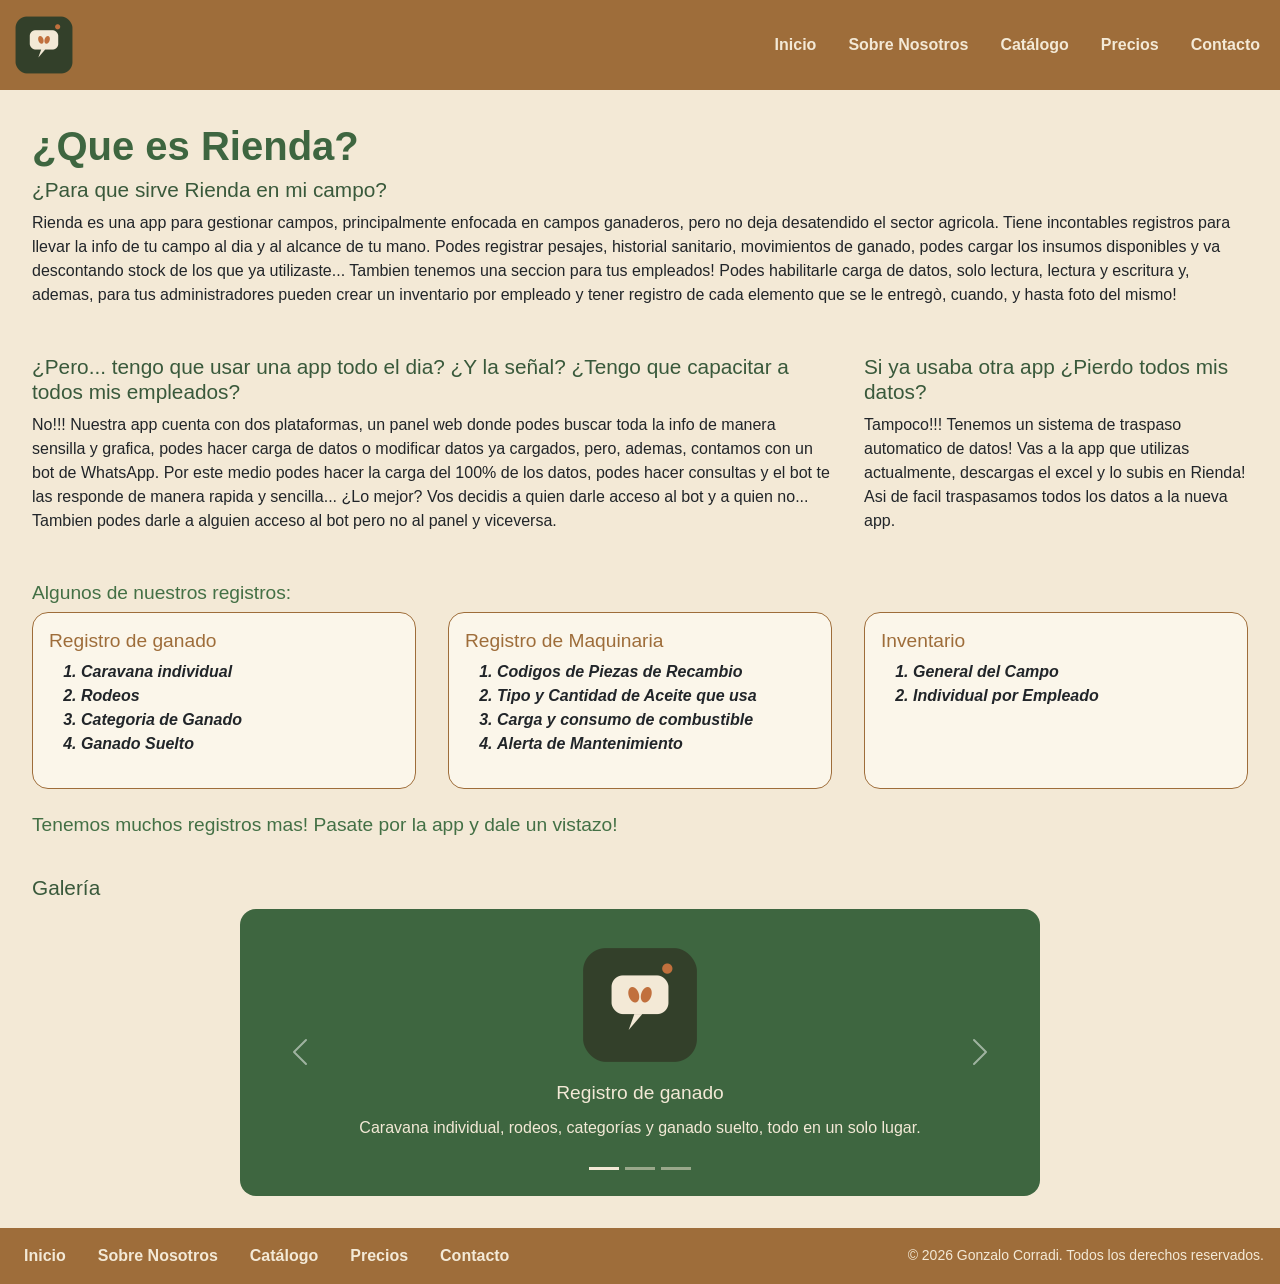
<file: index.html>
<!DOCTYPE html>
<html lang="es">
<head>
    <meta charset="UTF-8">
    <meta name="viewport" content="width=device-width, initial-scale=1.0">
    <link href="https://cdn.jsdelivr.net/npm/bootstrap@5.3.3/dist/css/bootstrap.min.css" rel="stylesheet">
    <link href="https://unpkg.com/aos@2.3.4/dist/aos.css" rel="stylesheet">
    <link rel="stylesheet" href="./css/styles.css">
    <title>Rienda</title>
</head>
<body>
    <nav class="navbar navbar-expand-lg navbar-rienda" data-bs-theme="dark">
        <div class="container-fluid">
            <a class="navbar-brand" href="index.html">
                <img src="assets/img/rienda_isotipo_512.png" alt="logorienda" class="logonavbar">
            </a>
            <button class="navbar-toggler" type="button" data-bs-toggle="collapse" data-bs-target="#menuRienda" aria-controls="menuRienda" aria-expanded="false" aria-label="Abrir menú">
                <span class="navbar-toggler-icon"></span>
            </button>
            <div class="collapse navbar-collapse" id="menuRienda">
                <ul class="navbar-nav ms-auto gap-lg-3">
                    <li class="nav-item"><a class="nav-link" href="index.html">Inicio</a></li>
                    <li class="nav-item"><a class="nav-link" href="pages/sobrenosotros.html">Sobre Nosotros</a></li>
                    <li class="nav-item"><a class="nav-link" href="pages/catalogo.html">Catálogo</a></li>
                    <li class="nav-item"><a class="nav-link" href="pages/precios.html">Precios</a></li>
                    <li class="nav-item"><a class="nav-link" href="pages/contacto.html">Contacto</a></li>
                </ul>
            </div>
        </div>
    </nav>

    <main class="home-layout">
        <section class="area-intro">
        <h1>¿Que es Rienda?</h1>
        <h2>¿Para que sirve Rienda en mi campo?</h2>
        <p>Rienda es una app para gestionar campos, principalmente enfocada en campos ganaderos, pero no deja desatendido el sector agricola.
            Tiene incontables registros para llevar la info de tu campo al dia y al alcance de tu mano. Podes registrar pesajes, historial sanitario, movimientos de ganado, podes cargar los insumos disponibles y va descontando stock de los que ya utilizaste...
            Tambien tenemos una seccion para tus empleados! Podes habilitarle carga de datos, solo lectura, lectura y escritura y, ademas, para tus administradores pueden crear un inventario por empleado y tener registro de cada elemento que se le entregò, cuando, y hasta foto del mismo!
        </p>
        </section>

        <section class="area-plataformas" data-aos="fade-up" data-aos-delay="0">
        <h2>¿Pero... tengo que usar una app todo el dia? ¿Y la señal? ¿Tengo que capacitar a todos mis empleados?</h2>
        <p>No!!! Nuestra app cuenta con dos plataformas, un panel web donde podes buscar toda la info de manera sensilla y grafica, podes hacer carga de datos o modificar datos ya cargados, pero, ademas, contamos con un bot de WhatsApp.
            Por este medio podes hacer la carga del 100% de los datos, podes hacer consultas y el bot te las responde de manera rapida y sencilla... ¿Lo mejor? Vos decidis a quien darle acceso al bot y a quien no... Tambien podes darle a alguien acceso al bot pero no al panel y viceversa.
        </p>
        </section>

        <section class="area-migracion" data-aos="fade-up" data-aos-delay="100">
        <h2>Si ya usaba otra app ¿Pierdo todos mis datos?</h2>
        <p>Tampoco!!! Tenemos un sistema de traspaso automatico de datos!
            Vas a la app que utilizas actualmente, descargas el excel y lo subis en Rienda! Asi de facil traspasamos todos los datos a la nueva app.
        </p>
        </section>

        <section class="area-registros" data-aos="fade-up" data-aos-delay="0">
        <h3>Algunos de nuestros registros:</h3>

        <div class="registros-grid">
        <div class="registro card card-body">
        <h3 class="item-princ">Registro de ganado</h3>
        <ol>
            <li>Caravana individual</li>
            <li>Rodeos</li>
            <li>Categoria de Ganado</li>
            <li>Ganado Suelto</li>
        </ol>
        </div>
        
        <div class="registro card card-body">
        <h3 class="item-princ">Registro de Maquinaria</h3>
        <ol>
            <li>Codigos de Piezas de Recambio</li>
            <li>Tipo y Cantidad de Aceite que usa</li>
            <li>Carga y consumo de combustible</li>
            <li>Alerta de Mantenimiento</li>
        </ol>
        </div>

        <div class="registro card card-body">
        <h3 class="item-princ">Inventario</h3>
        <ol>
            <li>General del Campo</li>
            <li>Individual por Empleado</li>
        </ol>
        </div>
        </div>

        <h3 class="cierre-lista">Tenemos muchos registros mas! Pasate por la app y dale un vistazo!</h3>
        </section>
        <section class="area-galeria" data-aos="fade-up" data-aos-delay="0">
            <h2>Galería</h2>
            <div id="galeriaRienda" class="carousel slide" data-bs-ride="carousel">
                <div class="carousel-indicators">
                    <button type="button" data-bs-target="#galeriaRienda" data-bs-slide-to="0" class="active" aria-current="true" aria-label="Diapositiva 1"></button>
                    <button type="button" data-bs-target="#galeriaRienda" data-bs-slide-to="1" aria-label="Diapositiva 2"></button>
                    <button type="button" data-bs-target="#galeriaRienda" data-bs-slide-to="2" aria-label="Diapositiva 3"></button>
                </div>
                <div class="carousel-inner">
                    <div class="carousel-item active">
                        <div class="slide-rienda slide-verde">
                            <img src="./assets/img/rienda_isotipo_512.png" alt="Isotipo de Rienda" class="slide-img">
                            <h3>Registro de ganado</h3>
                            <p>Caravana individual, rodeos, categorías y ganado suelto, todo en un solo lugar.</p>
                        </div>
                    </div>
                    <div class="carousel-item">
                        <div class="slide-rienda slide-marron">
                            <img src="./assets/img/rienda_isotipo_512.png" alt="Isotipo de Rienda" class="slide-img">
                            <h3>Registro de maquinaria</h3>
                            <p>Repuestos, aceite, combustible y alertas de mantenimiento al día.</p>
                        </div>
                    </div>
                    <div class="carousel-item">
                        <div class="slide-rienda slide-verde-claro">
                            <img src="./assets/img/rienda_isotipo_512.png" alt="Isotipo de Rienda" class="slide-img">
                            <h3>Inventario</h3>
                            <p>General del campo e individual por empleado, con fecha y foto de cada entrega.</p>
                        </div>
                    </div>
                </div>
                <button class="carousel-control-prev" type="button" data-bs-target="#galeriaRienda" data-bs-slide="prev">
                    <span class="carousel-control-prev-icon" aria-hidden="true"></span>
                    <span class="visually-hidden">Anterior</span>
                </button>
                <button class="carousel-control-next" type="button" data-bs-target="#galeriaRienda" data-bs-slide="next">
                    <span class="carousel-control-next-icon" aria-hidden="true"></span>
                    <span class="visually-hidden">Siguiente</span>
                </button>
            </div>
        </section>
    </main>
    <footer>
        <nav>
            <ul>
                <li><a href="index.html">Inicio</a></li>
                <li><a href="pages/sobrenosotros.html">Sobre Nosotros</a></li>
                <li><a href="pages/catalogo.html">Catálogo</a></li>
                <li><a href="pages/precios.html">Precios</a></li>
                <li><a href="pages/contacto.html">Contacto</a></li>
            </ul>
        </nav>
        <small>&copy; 2026 Gonzalo Corradi. Todos los derechos reservados.</small>
    </footer>
    <script src="https://cdn.jsdelivr.net/npm/bootstrap@5.3.3/dist/js/bootstrap.bundle.min.js"></script>
    <script src="https://unpkg.com/aos@2.3.4/dist/aos.js"></script>
    <script>
        AOS.init({
            duration: 500,
            easing: 'ease-out',
            once: true,
            disable: function () {
                return window.matchMedia('(prefers-reduced-motion: reduce)').matches;
            }
        });
    </script>
</body>
</html>
</file>
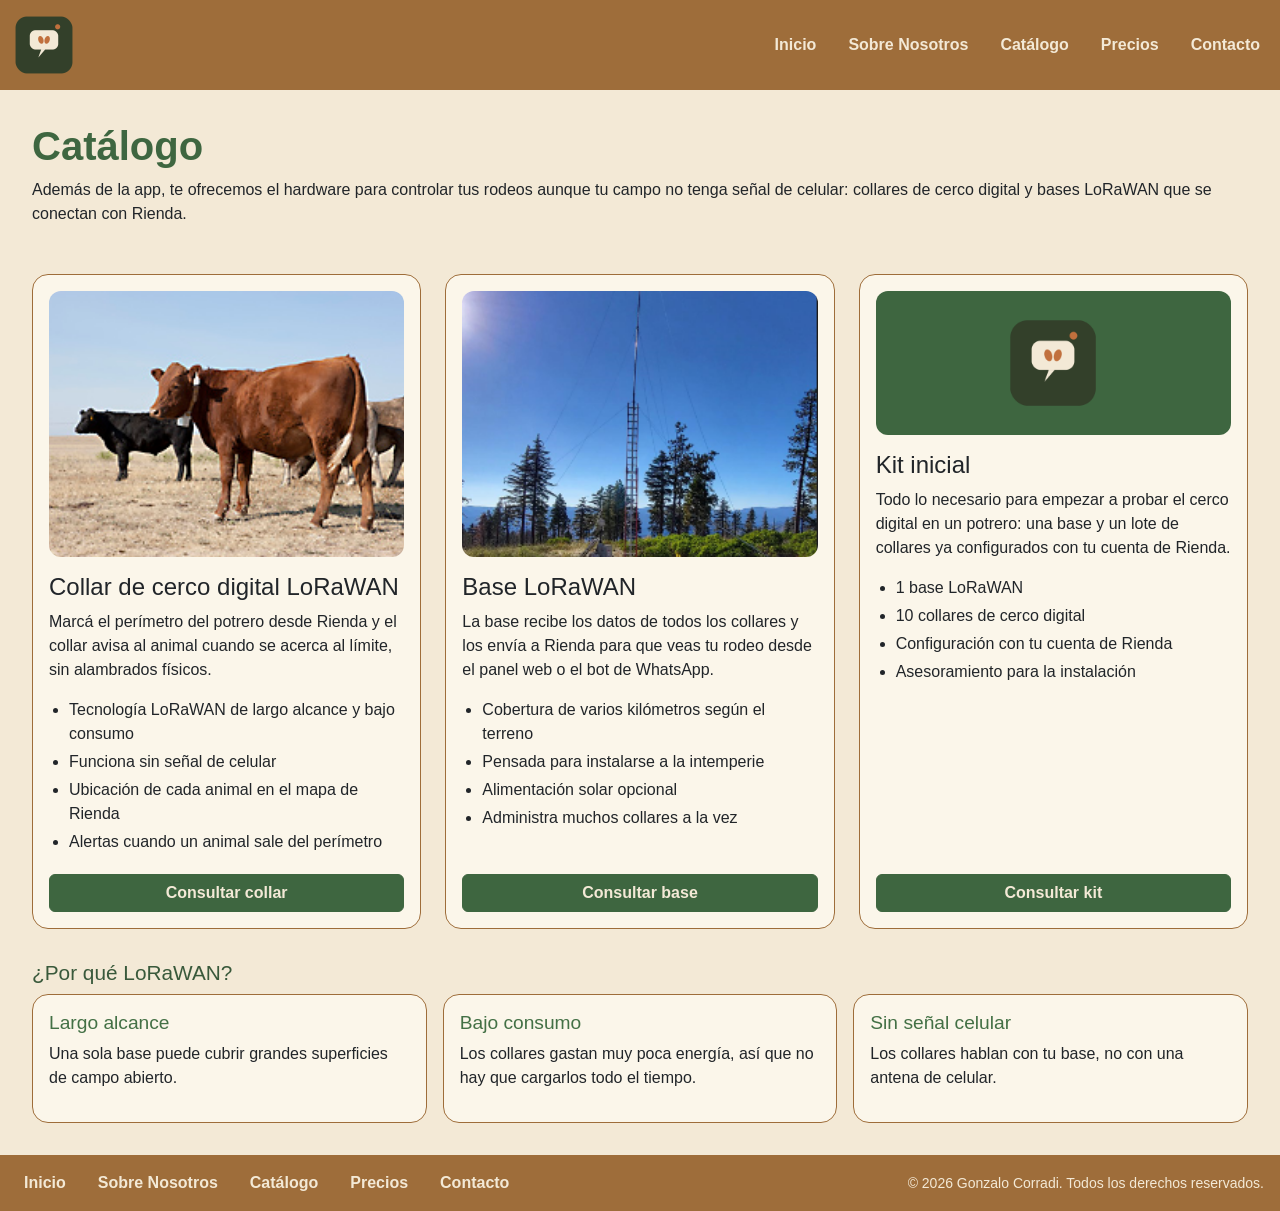
<file: pages/catalogo.html>
<!DOCTYPE html>
<html lang="es">
<head>
    <meta charset="UTF-8">
    <meta name="viewport" content="width=device-width, initial-scale=1.0">
    <link href="https://cdn.jsdelivr.net/npm/bootstrap@5.3.3/dist/css/bootstrap.min.css" rel="stylesheet">
    <link href="https://unpkg.com/aos@2.3.4/dist/aos.css" rel="stylesheet">
    <link rel="stylesheet" href="../css/styles.css">
    <title>Catálogo | Rienda</title>
</head>
<body>
    <nav class="navbar navbar-expand-lg navbar-rienda" data-bs-theme="dark">
        <div class="container-fluid">
            <a class="navbar-brand" href="../index.html">
                <img src="../assets/img/rienda_isotipo_512.png" alt="logorienda" class="logonavbar">
            </a>
            <button class="navbar-toggler" type="button" data-bs-toggle="collapse" data-bs-target="#menuRienda" aria-controls="menuRienda" aria-expanded="false" aria-label="Abrir menú">
                <span class="navbar-toggler-icon"></span>
            </button>
            <div class="collapse navbar-collapse" id="menuRienda">
                <ul class="navbar-nav ms-auto gap-lg-3">
                    <li class="nav-item"><a class="nav-link" href="../index.html">Inicio</a></li>
                    <li class="nav-item"><a class="nav-link" href="sobrenosotros.html">Sobre Nosotros</a></li>
                    <li class="nav-item"><a class="nav-link" href="catalogo.html">Catálogo</a></li>
                    <li class="nav-item"><a class="nav-link" href="precios.html">Precios</a></li>
                    <li class="nav-item"><a class="nav-link" href="contacto.html">Contacto</a></li>
                </ul>
            </div>
        </div>
    </nav>

    <main class="pagina-layout">
        <section class="pagina-intro">
            <h1>Catálogo</h1>
            <p>Además de la app, te ofrecemos el hardware para controlar tus rodeos aunque tu campo no tenga señal de celular: collares de cerco digital y bases LoRaWAN que se conectan con Rienda.</p>
        </section>

        <section>
            <div class="row row-cols-1 row-cols-md-2 row-cols-lg-3 g-4">
            <div class="col" data-aos="fade-up" data-aos-delay="0">
                <article class="card card-body h-100">
                    <figure class="producto-figura">
                        <img src="../assets/img/collar-cerco.jpg" alt="Ganado con collares GPS en el campo" class="producto-foto" loading="lazy">
                    </figure>
                    <h2 class="h4 mt-3">Collar de cerco digital LoRaWAN</h2>
                    <p>Marcá el perímetro del potrero desde Rienda y el collar avisa al animal cuando se acerca al límite, sin alambrados físicos.</p>
                    <ul class="producto-lista">
                            <li>Tecnología LoRaWAN de largo alcance y bajo consumo</li>
                            <li>Funciona sin señal de celular</li>
                            <li>Ubicación de cada animal en el mapa de Rienda</li>
                            <li>Alertas cuando un animal sale del perímetro</li>
                    </ul>
                    <a href="contacto.html" class="btn btn-rienda mt-auto">Consultar collar</a>
                </article>
            </div>
            <div class="col" data-aos="fade-up" data-aos-delay="100">
                <article class="card card-body h-100">
                    <figure class="producto-figura">
                        <img src="../assets/img/base-lorawan.png" alt="Torre con gateway LoRa instalada en el campo" class="producto-foto foto-base" loading="lazy">
                    </figure>
                    <h2 class="h4 mt-3">Base LoRaWAN</h2>
                    <p>La base recibe los datos de todos los collares y los envía a Rienda para que veas tu rodeo desde el panel web o el bot de WhatsApp.</p>
                    <ul class="producto-lista">
                            <li>Cobertura de varios kilómetros según el terreno</li>
                            <li>Pensada para instalarse a la intemperie</li>
                            <li>Alimentación solar opcional</li>
                            <li>Administra muchos collares a la vez</li>
                    </ul>
                    <a href="contacto.html" class="btn btn-rienda mt-auto">Consultar base</a>
                </article>
            </div>
            <div class="col" data-aos="fade-up" data-aos-delay="200">
                <article class="card card-body h-100">
                    <div class="producto-img">
                        <img src="../assets/img/rienda_isotipo_512.png" alt="Kit inicial" class="producto-logo">
                    </div>
                    <h2 class="h4 mt-3">Kit inicial</h2>
                    <p>Todo lo necesario para empezar a probar el cerco digital en un potrero: una base y un lote de collares ya configurados con tu cuenta de Rienda.</p>
                    <ul class="producto-lista">
                            <li>1 base LoRaWAN</li>
                            <li>10 collares de cerco digital</li>
                            <li>Configuración con tu cuenta de Rienda</li>
                            <li>Asesoramiento para la instalación</li>
                    </ul>
                    <a href="contacto.html" class="btn btn-rienda mt-auto">Consultar kit</a>
                </article>
            </div>
            </div>
        </section>

        <section class="pagina-info">
            <h2>¿Por qué LoRaWAN?</h2>
            <div class="row row-cols-1 row-cols-md-3 g-3">
                <div class="col" data-aos="fade-up" data-aos-delay="0"><div class="card card-body h-100"><h3>Largo alcance</h3><p>Una sola base puede cubrir grandes superficies de campo abierto.</p></div></div>
                <div class="col" data-aos="fade-up" data-aos-delay="100"><div class="card card-body h-100"><h3>Bajo consumo</h3><p>Los collares gastan muy poca energía, así que no hay que cargarlos todo el tiempo.</p></div></div>
                <div class="col" data-aos="fade-up" data-aos-delay="200"><div class="card card-body h-100"><h3>Sin señal celular</h3><p>Los collares hablan con tu base, no con una antena de celular.</p></div></div>
            </div>
        </section>
    </main>

    <footer>
        <nav>
            <ul>
                <li><a href="../index.html">Inicio</a></li>
                <li><a href="sobrenosotros.html">Sobre Nosotros</a></li>
                <li><a href="catalogo.html">Catálogo</a></li>
                <li><a href="precios.html">Precios</a></li>
                <li><a href="contacto.html">Contacto</a></li>
            </ul>
        </nav>
        <small>&copy; 2026 Gonzalo Corradi. Todos los derechos reservados.</small>
    </footer>
    <script src="https://cdn.jsdelivr.net/npm/bootstrap@5.3.3/dist/js/bootstrap.bundle.min.js"></script>
    <script src="https://unpkg.com/aos@2.3.4/dist/aos.js"></script>
    <script>
        AOS.init({
            duration: 500,
            easing: 'ease-out',
            once: true,
            disable: function () {
                return window.matchMedia('(prefers-reduced-motion: reduce)').matches;
            }
        });
    </script>
</body>
</html>
</file>
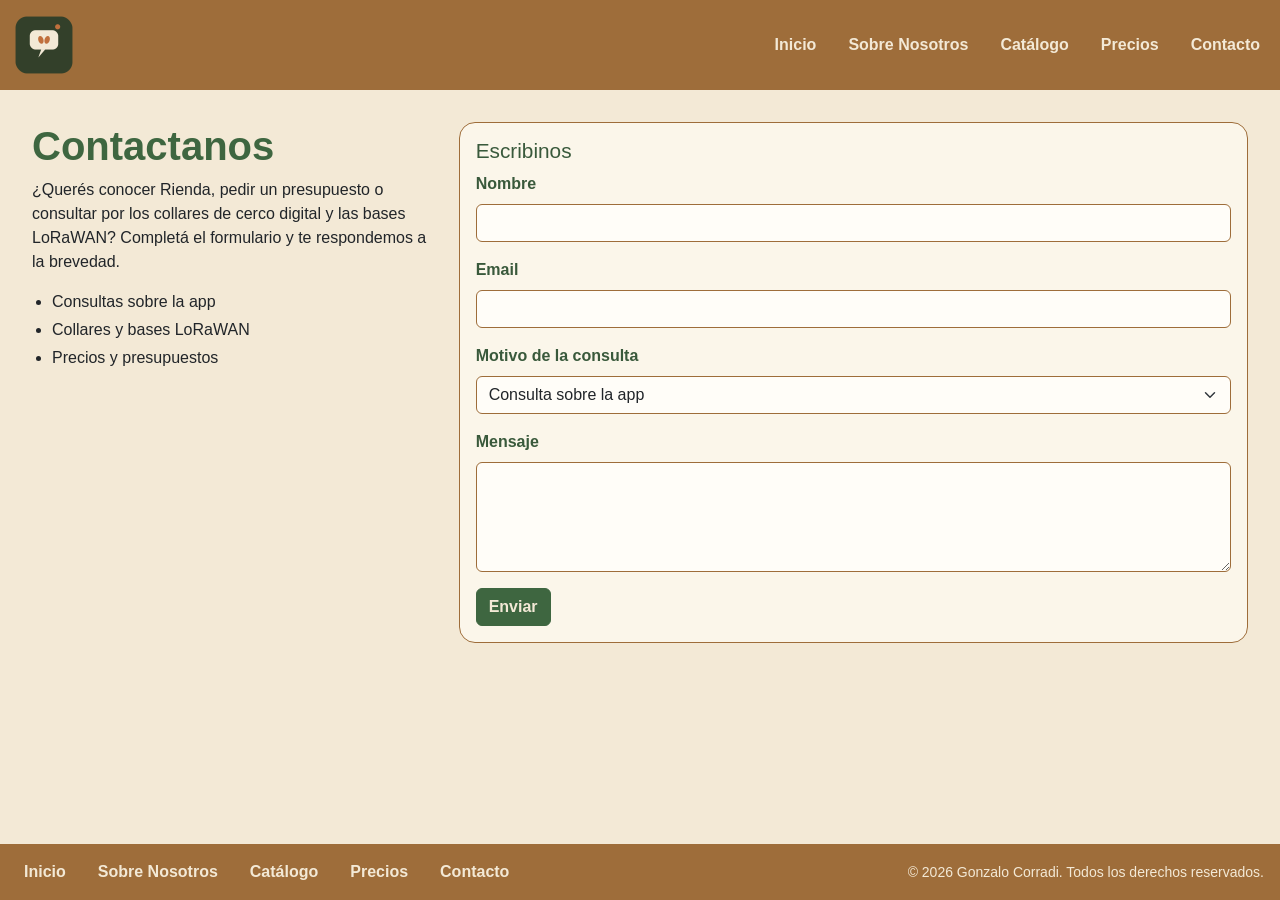
<file: pages/contacto.html>
<!DOCTYPE html>
<html lang="es">
<head>
    <meta charset="UTF-8">
    <meta name="viewport" content="width=device-width, initial-scale=1.0">
    <link href="https://cdn.jsdelivr.net/npm/bootstrap@5.3.3/dist/css/bootstrap.min.css" rel="stylesheet">
    <link rel="stylesheet" href="../css/styles.css">
    <title>Contacto | Rienda</title>
</head>
<body>
    <nav class="navbar navbar-expand-lg navbar-rienda" data-bs-theme="dark">
        <div class="container-fluid">
            <a class="navbar-brand" href="../index.html">
                <img src="../assets/img/rienda_isotipo_512.png" alt="logorienda" class="logonavbar">
            </a>
            <button class="navbar-toggler" type="button" data-bs-toggle="collapse" data-bs-target="#menuRienda" aria-controls="menuRienda" aria-expanded="false" aria-label="Abrir menú">
                <span class="navbar-toggler-icon"></span>
            </button>
            <div class="collapse navbar-collapse" id="menuRienda">
                <ul class="navbar-nav ms-auto gap-lg-3">
                    <li class="nav-item"><a class="nav-link" href="../index.html">Inicio</a></li>
                    <li class="nav-item"><a class="nav-link" href="sobrenosotros.html">Sobre Nosotros</a></li>
                    <li class="nav-item"><a class="nav-link" href="catalogo.html">Catálogo</a></li>
                    <li class="nav-item"><a class="nav-link" href="precios.html">Precios</a></li>
                    <li class="nav-item"><a class="nav-link" href="contacto.html">Contacto</a></li>
                </ul>
            </div>
        </div>
    </nav>

    <main class="contacto-layout">
        <section class="area-info">
            <h1>Contactanos</h1>
            <p>¿Querés conocer Rienda, pedir un presupuesto o consultar por los collares de cerco digital y las bases LoRaWAN? Completá el formulario y te respondemos a la brevedad.</p>
            <ul class="producto-lista">
                <li>Consultas sobre la app</li>
                <li>Collares y bases LoRaWAN</li>
                <li>Precios y presupuestos</li>
            </ul>
        </section>

        <section class="area-formulario card card-body">
            <h2>Escribinos</h2>
            <form action="#" method="post" class="d-flex flex-column gap-3">
                <div>
                    <label for="nombre" class="form-label">Nombre</label>
                    <input type="text" class="form-control" id="nombre" name="nombre" required>
                </div>
                <div>
                    <label for="email" class="form-label">Email</label>
                    <input type="email" class="form-control" id="email" name="email" required>
                </div>
                <div>
                    <label for="motivo" class="form-label">Motivo de la consulta</label>
                    <select class="form-select" id="motivo" name="motivo">
                        <option value="app">Consulta sobre la app</option>
                        <option value="hardware">Collares y bases LoRaWAN</option>
                        <option value="precios">Precios y presupuestos</option>
                    </select>
                </div>
                <div>
                    <label for="mensaje" class="form-label">Mensaje</label>
                    <textarea class="form-control" id="mensaje" name="mensaje" rows="4" required></textarea>
                </div>
                <button type="submit" class="btn btn-rienda align-self-start">Enviar</button>
            </form>
        </section>
    </main>

    <footer>
        <nav>
            <ul>
                <li><a href="../index.html">Inicio</a></li>
                <li><a href="sobrenosotros.html">Sobre Nosotros</a></li>
                <li><a href="catalogo.html">Catálogo</a></li>
                <li><a href="precios.html">Precios</a></li>
                <li><a href="contacto.html">Contacto</a></li>
            </ul>
        </nav>
        <small>&copy; 2026 Gonzalo Corradi. Todos los derechos reservados.</small>
    </footer>
    <script src="https://cdn.jsdelivr.net/npm/bootstrap@5.3.3/dist/js/bootstrap.bundle.min.js"></script>
</body>
</html>
</file>
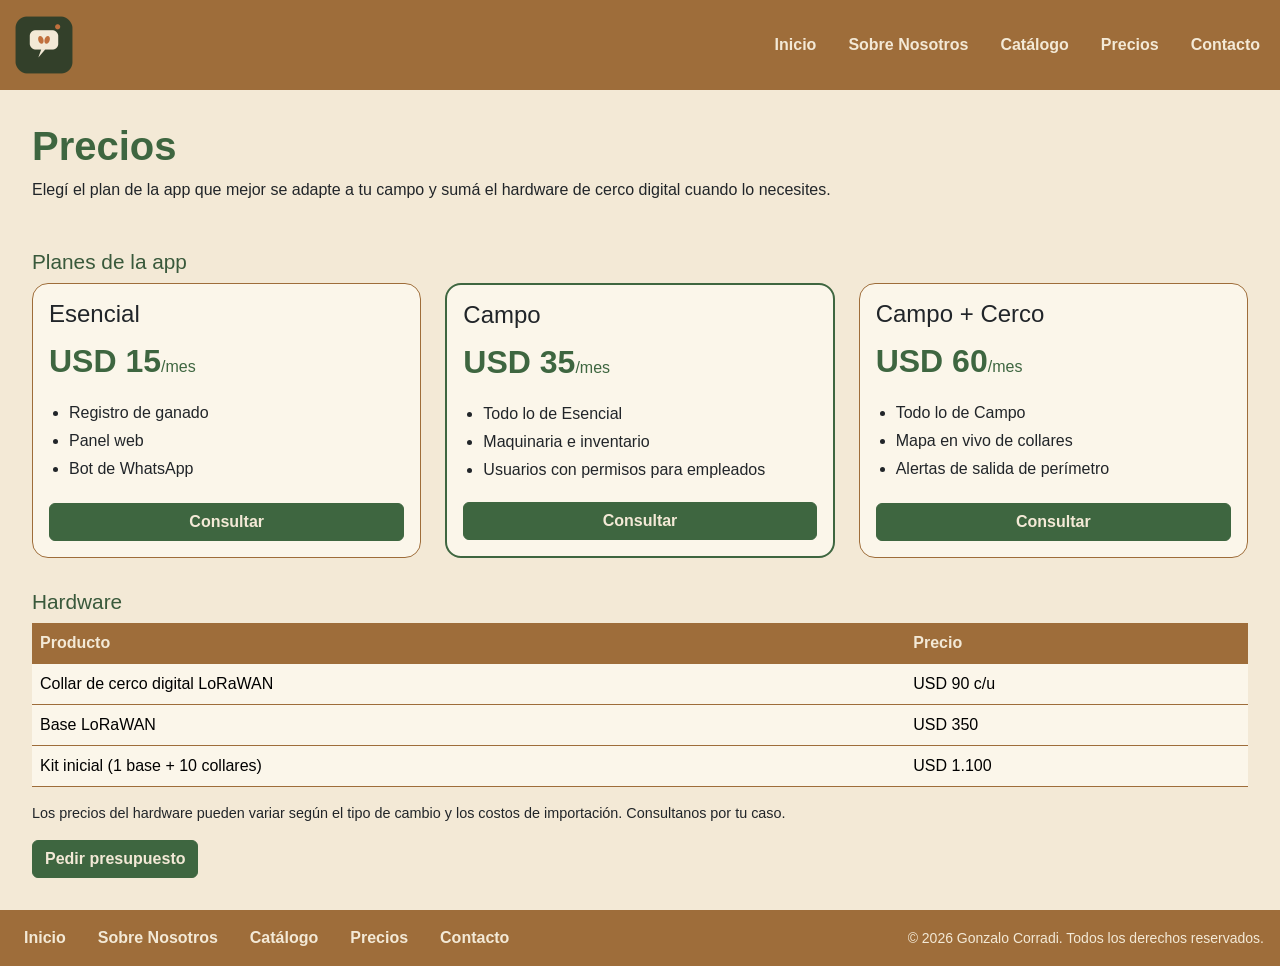
<file: pages/precios.html>
<!DOCTYPE html>
<html lang="es">
<head>
    <meta charset="UTF-8">
    <meta name="viewport" content="width=device-width, initial-scale=1.0">
    <link href="https://cdn.jsdelivr.net/npm/bootstrap@5.3.3/dist/css/bootstrap.min.css" rel="stylesheet">
    <link rel="stylesheet" href="../css/styles.css">
    <title>Precios | Rienda</title>
</head>
<body>
    <nav class="navbar navbar-expand-lg navbar-rienda" data-bs-theme="dark">
        <div class="container-fluid">
            <a class="navbar-brand" href="../index.html">
                <img src="../assets/img/rienda_isotipo_512.png" alt="logorienda" class="logonavbar">
            </a>
            <button class="navbar-toggler" type="button" data-bs-toggle="collapse" data-bs-target="#menuRienda" aria-controls="menuRienda" aria-expanded="false" aria-label="Abrir menú">
                <span class="navbar-toggler-icon"></span>
            </button>
            <div class="collapse navbar-collapse" id="menuRienda">
                <ul class="navbar-nav ms-auto gap-lg-3">
                    <li class="nav-item"><a class="nav-link" href="../index.html">Inicio</a></li>
                    <li class="nav-item"><a class="nav-link" href="sobrenosotros.html">Sobre Nosotros</a></li>
                    <li class="nav-item"><a class="nav-link" href="catalogo.html">Catálogo</a></li>
                    <li class="nav-item"><a class="nav-link" href="precios.html">Precios</a></li>
                    <li class="nav-item"><a class="nav-link" href="contacto.html">Contacto</a></li>
                </ul>
            </div>
        </div>
    </nav>

    <main class="pagina-layout">
        <section class="pagina-intro">
            <h1>Precios</h1>
            <p>Elegí el plan de la app que mejor se adapte a tu campo y sumá el hardware de cerco digital cuando lo necesites.</p>
        </section>

        <!-- Los valores son de ejemplo (USD): reemplazalos por los precios reales -->
        <section>
            <h2>Planes de la app</h2>
            <div class="row row-cols-1 row-cols-md-3 g-4">
            <div class="col">
                <article class="card card-body h-100">
                    <h2 class="h4">Esencial</h2>
                    <p class="precio">USD 15<small>/mes</small></p>
                    <ul class="producto-lista">
                            <li>Registro de ganado</li>
                            <li>Panel web</li>
                            <li>Bot de WhatsApp</li>
                    </ul>
                    <a href="contacto.html" class="btn btn-rienda mt-auto">Consultar</a>
                </article>
            </div>
            <div class="col">
                <article class="card card-body h-100 plan-destacado">
                    <h2 class="h4">Campo</h2>
                    <p class="precio">USD 35<small>/mes</small></p>
                    <ul class="producto-lista">
                            <li>Todo lo de Esencial</li>
                            <li>Maquinaria e inventario</li>
                            <li>Usuarios con permisos para empleados</li>
                    </ul>
                    <a href="contacto.html" class="btn btn-rienda mt-auto">Consultar</a>
                </article>
            </div>
            <div class="col">
                <article class="card card-body h-100">
                    <h2 class="h4">Campo + Cerco</h2>
                    <p class="precio">USD 60<small>/mes</small></p>
                    <ul class="producto-lista">
                            <li>Todo lo de Campo</li>
                            <li>Mapa en vivo de collares</li>
                            <li>Alertas de salida de perímetro</li>
                    </ul>
                    <a href="contacto.html" class="btn btn-rienda mt-auto">Consultar</a>
                </article>
            </div>
            </div>
        </section>

        <section>
            <h2>Hardware</h2>
            <div class="table-responsive">
                <table class="table table-rienda align-middle">
                    <thead>
                        <tr><th scope="col">Producto</th><th scope="col">Precio</th></tr>
                    </thead>
                    <tbody>
                        <tr><td>Collar de cerco digital LoRaWAN</td><td>USD 90 c/u</td></tr>
                        <tr><td>Base LoRaWAN</td><td>USD 350</td></tr>
                        <tr><td>Kit inicial (1 base + 10 collares)</td><td>USD 1.100</td></tr>
                    </tbody>
                </table>
            </div>
            <p class="nota-precios">Los precios del hardware pueden variar según el tipo de cambio y los costos de importación. Consultanos por tu caso.</p>
            <a href="contacto.html" class="btn btn-rienda">Pedir presupuesto</a>
        </section>
    </main>

    <footer>
        <nav>
            <ul>
                <li><a href="../index.html">Inicio</a></li>
                <li><a href="sobrenosotros.html">Sobre Nosotros</a></li>
                <li><a href="catalogo.html">Catálogo</a></li>
                <li><a href="precios.html">Precios</a></li>
                <li><a href="contacto.html">Contacto</a></li>
            </ul>
        </nav>
        <small>&copy; 2026 Gonzalo Corradi. Todos los derechos reservados.</small>
    </footer>
    <script src="https://cdn.jsdelivr.net/npm/bootstrap@5.3.3/dist/js/bootstrap.bundle.min.js"></script>
</body>
</html>
</file>
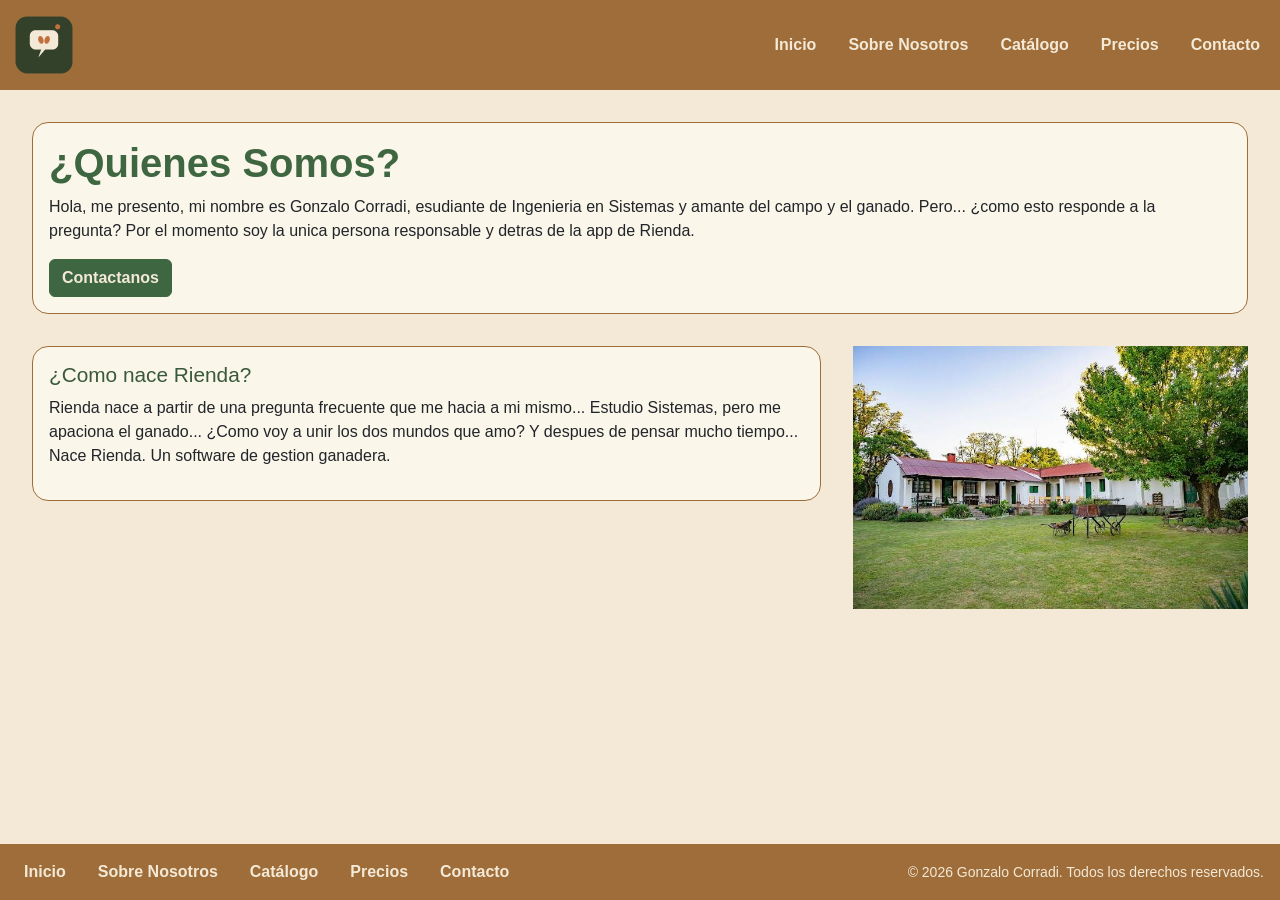
<file: pages/sobrenosotros.html>
<!DOCTYPE html>
<html lang="es">
<head>
    <meta charset="UTF-8">
    <meta name="viewport" content="width=device-width, initial-scale=1.0">
    <link href="https://cdn.jsdelivr.net/npm/bootstrap@5.3.3/dist/css/bootstrap.min.css" rel="stylesheet">
    <link rel="stylesheet" href="../css/styles.css">
    <title>Sobre Nosotros | Rienda</title>
</head>
<body>
    <nav class="navbar navbar-expand-lg navbar-rienda" data-bs-theme="dark">
        <div class="container-fluid">
            <a class="navbar-brand" href="../index.html">
                <img src="../assets/img/rienda_isotipo_512.png" alt="logorienda" class="logonavbar">
            </a>
            <button class="navbar-toggler" type="button" data-bs-toggle="collapse" data-bs-target="#menuRienda" aria-controls="menuRienda" aria-expanded="false" aria-label="Abrir menú">
                <span class="navbar-toggler-icon"></span>
            </button>
            <div class="collapse navbar-collapse" id="menuRienda">
                <ul class="navbar-nav ms-auto gap-lg-3">
                    <li class="nav-item"><a class="nav-link" href="../index.html">Inicio</a></li>
                    <li class="nav-item"><a class="nav-link" href="sobrenosotros.html">Sobre Nosotros</a></li>
                    <li class="nav-item"><a class="nav-link" href="catalogo.html">Catálogo</a></li>
                    <li class="nav-item"><a class="nav-link" href="precios.html">Precios</a></li>
                    <li class="nav-item"><a class="nav-link" href="contacto.html">Contacto</a></li>
                </ul>
            </div>
        </div>
    </nav>

    <main class="nosotros-layout">
        <section class="area-titulo card card-body">
            <h1>¿Quienes Somos?</h1>
            <p>Hola, me presento, mi nombre es Gonzalo Corradi, esudiante de Ingenieria en Sistemas y amante del campo y el ganado.
                Pero... ¿como esto responde a la pregunta? Por el momento soy la unica persona responsable y detras de la app de Rienda.
            </p>
            <a href="contacto.html" class="btn btn-rienda align-self-start">Contactanos</a>
        </section>

        <section class="area-historia card card-body">
            <h2>¿Como nace Rienda?</h2>
            <p>Rienda nace a partir de una pregunta frecuente que me hacia a mi mismo... Estudio Sistemas, pero me apaciona el ganado...
                ¿Como voy a unir los dos mundos que amo? Y despues de pensar mucho tiempo... Nace Rienda. Un software de gestion ganadera.
            </p>
        </section>

        <section class="area-foto">
            <img src="../assets/img/rancho.jpg" alt="rancho">
        </section>
    </main>

    <footer>
        <nav>
            <ul>
                <li><a href="../index.html">Inicio</a></li>
                <li><a href="sobrenosotros.html">Sobre Nosotros</a></li>
                <li><a href="catalogo.html">Catálogo</a></li>
                <li><a href="precios.html">Precios</a></li>
                <li><a href="contacto.html">Contacto</a></li>
            </ul>
        </nav>
        <small>&copy; 2026 Gonzalo Corradi. Todos los derechos reservados.</small>
    </footer>
    <script src="https://cdn.jsdelivr.net/npm/bootstrap@5.3.3/dist/js/bootstrap.bundle.min.js"></script>
</body>
</html>
</file>
<file: css/styles.css>
*,
*::before,
*::after {
  box-sizing: border-box;
}

body {
  background-color: #F3E9D6;
  font-family: Arial, Helvetica, sans-serif;
  margin: 0;
  padding: 0;
  min-height: 100vh;
  display: flex;
  flex-direction: column;
}

img {
  max-width: 100%;
  height: auto;
}

.navbar-rienda {
  background-color: #9E6D3A;
}

.logonavbar {
  width: 4rem;
  height: 4rem;
  transition: transform 300ms ease-out;
}

.navbar-brand:hover .logonavbar, .navbar-brand:focus .logonavbar {
  transform: rotate(-8deg) scale(1.1);
}
.navbar-brand:active .logonavbar {
  transform: rotate(0deg) scale(0.95);
}

.navbar-rienda .nav-link {
  color: #F3E9D6;
  font-weight: bold;
  border-radius: 0.5rem;
  transition: background-color 0.3s ease, color 0.3s ease, transform 0.2s ease;
}
.navbar-rienda .nav-link:hover {
  background-color: #F3E9D6;
  color: #9E6D3A;
}
.navbar-rienda .nav-link:focus {
  background-color: #F3E9D6;
  color: #3E6640;
  outline: 0.15rem solid #3E6640;
}
.navbar-rienda .nav-link:active {
  background-color: #3E6640;
  color: #F3E9D6;
  transform: scale(0.96);
}
.navbar-rienda .navbar-toggler {
  border-color: #F3E9D6;
  transition: background-color 0.3s ease, transform 0.2s ease;
}
.navbar-rienda .navbar-toggler:hover {
  background-color: rgba(243, 233, 214, 0.2);
}
.navbar-rienda .navbar-toggler:focus {
  box-shadow: 0 0 0 0.2rem #F3E9D6;
}
.navbar-rienda .navbar-toggler:active {
  transform: scale(0.94);
}

h1 {
  color: #3E6640;
  font-size: 2rem;
  font-weight: bolder;
}
@media (min-width: 768px) {
  h1 {
    font-size: 2.5rem;
  }
}

h2 {
  color: #39593B;
  font-size: 1.3rem;
}

h3 {
  color: #437045;
  font-size: 1.2rem;
}

p {
  font-size: 1rem;
  line-height: 1.5;
}

li {
  font-size: 1rem;
}

main li {
  font-weight: bolder;
  font-style: oblique;
}

.item-princ {
  color: #9E6D3A;
}

.cierre-lista {
  color: #437045;
  margin-top: 1.5rem;
}

.home-layout {
  display: grid;
  align-content: start;
  grid-template-columns: 1fr;
  gap: 1.5rem;
  padding: 1rem;
  flex: 1;
}
@media (min-width: 768px) {
  .home-layout {
    padding: 2rem;
  }
}
.home-layout {
  grid-template-areas: "intro" "plataformas" "migracion" "registros" "galeria";
}
@media (min-width: 768px) {
  .home-layout {
    grid-template-columns: 1fr 1fr;
    grid-template-areas: "intro intro" "plataformas migracion" "registros registros" "galeria galeria";
  }
}
@media (min-width: 1024px) {
  .home-layout {
    grid-template-columns: repeat(3, 1fr);
    grid-template-areas: "intro intro intro" "plataformas plataformas migracion" "registros registros registros" "galeria galeria galeria";
    gap: 2rem;
  }
}

.registros-grid {
  display: grid;
  grid-template-columns: 1fr;
  gap: 1rem;
}
@media (min-width: 768px) {
  .registros-grid {
    grid-template-columns: 1fr 1fr;
  }
}
@media (min-width: 1024px) {
  .registros-grid {
    grid-template-columns: repeat(3, 1fr);
    gap: 2rem;
  }
}

.nosotros-layout {
  display: grid;
  align-content: start;
  grid-template-columns: 1fr;
  gap: 1.5rem;
  padding: 1rem;
  flex: 1;
}
@media (min-width: 768px) {
  .nosotros-layout {
    padding: 2rem;
  }
}
.nosotros-layout {
  align-items: start;
  grid-template-areas: "titulo" "historia" "foto";
}
@media (min-width: 1024px) {
  .nosotros-layout {
    grid-template-columns: 2fr 1fr;
    grid-template-areas: "titulo titulo" "historia foto";
    gap: 2rem;
  }
}

.area-foto img {
  display: block;
  width: 100%;
}

.contacto-layout {
  display: grid;
  align-content: start;
  grid-template-columns: 1fr;
  gap: 1.5rem;
  padding: 1rem;
  flex: 1;
}
@media (min-width: 768px) {
  .contacto-layout {
    padding: 2rem;
  }
}
.contacto-layout {
  grid-template-areas: "info" "formulario";
}
@media (min-width: 1024px) {
  .contacto-layout {
    grid-template-columns: 1fr 2fr;
    grid-template-areas: "info formulario";
    gap: 2rem;
  }
}

.pagina-layout {
  display: grid;
  align-content: start;
  grid-template-columns: 1fr;
  gap: 2rem;
  padding: 1rem;
  flex: 1;
}
@media (min-width: 768px) {
  .pagina-layout {
    padding: 2rem;
  }
}
@media (min-width: 1024px) {
  .pagina-layout {
    grid-template-columns: repeat(3, 1fr);
    grid-template-areas: none;
  }
  .pagina-layout > section {
    grid-column: 1/-1;
  }
}

.area-intro {
  grid-area: intro;
}

.area-plataformas {
  grid-area: plataformas;
}

.area-migracion {
  grid-area: migracion;
}

.area-registros {
  grid-area: registros;
}

.area-galeria {
  grid-area: galeria;
}

.area-titulo {
  grid-area: titulo;
}

.area-historia {
  grid-area: historia;
}

.area-foto {
  grid-area: foto;
}

.area-info {
  grid-area: info;
}

.area-formulario {
  grid-area: formulario;
}

.form-label {
  color: #39593B;
  font-weight: bold;
}

.form-control,
.form-select {
  background-color: #FFFDF8;
  border: 0.1rem solid #9E6D3A;
  transition: border-color 0.3s ease, box-shadow 0.3s ease, background-color 0.3s ease;
}
.form-control:hover,
.form-select:hover {
  border-color: #3E6640;
}
.form-control:focus,
.form-select:focus {
  background-color: #FFFFFF;
  border-color: #3E6640;
  box-shadow: 0 0 0 0.2rem rgba(62, 102, 64, 0.35);
}
.form-control:active,
.form-select:active {
  background-color: #F3E9D6;
}

footer {
  display: flex;
  flex-direction: column;
  align-items: center;
  gap: 1rem;
  padding: 1rem;
  background-color: #9E6D3A;
  color: #F3E9D6;
}
@media (min-width: 1024px) {
  footer {
    flex-direction: row;
    justify-content: space-between;
  }
}
footer nav ul {
  display: flex;
  flex-wrap: wrap;
  justify-content: center;
  gap: 1rem;
  list-style: none;
  margin: 0;
  padding: 0;
}
footer a {
  color: #F3E9D6;
  font-weight: bold;
  border-radius: 0.5rem;
  transition: background-color 0.3s ease, color 0.3s ease, transform 0.2s ease;
}
footer a:hover {
  background-color: #F3E9D6;
  color: #9E6D3A;
}
footer a:focus {
  background-color: #F3E9D6;
  color: #3E6640;
  outline: 0.15rem solid #3E6640;
}
footer a:active {
  background-color: #3E6640;
  color: #F3E9D6;
  transform: scale(0.96);
}
footer a {
  text-decoration: none;
  padding: 0.25rem 0.5rem;
}

.card {
  background-color: #FBF6EA;
  border: 0.1rem solid #9E6D3A;
  border-radius: 1rem;
  transition: transform 0.3s ease, box-shadow 0.3s ease, border-color 0.3s ease;
}
.card:hover {
  transform: translateY(-0.25rem);
  box-shadow: 0 0.5rem 1rem rgba(62, 102, 64, 0.25);
  border-color: #3E6640;
}
.card:focus-within {
  border-color: #3E6640;
  box-shadow: 0 0 0 0.2rem rgba(62, 102, 64, 0.4);
}
.card:active {
  transform: scale(0.99);
}

.btn-rienda {
  background-color: #3E6640;
  border-color: #3E6640;
  color: #F3E9D6;
  font-weight: bold;
  transition: background-color 0.3s ease, color 0.3s ease, transform 0.2s ease, box-shadow 0.3s ease;
}
.btn-rienda:hover {
  background-color: #9E6D3A;
  border-color: #9E6D3A;
  color: #F3E9D6;
  transform: translateY(-0.125rem);
}
.btn-rienda:focus {
  background-color: #9E6D3A;
  border-color: #9E6D3A;
  color: #F3E9D6;
  box-shadow: 0 0 0 0.2rem rgba(158, 109, 58, 0.5);
}
.btn-rienda:active {
  background-color: #39593B;
  border-color: #39593B;
  color: #F3E9D6;
  transform: scale(0.96);
}

.carousel {
  border-radius: 1rem;
  overflow: hidden;
}

@media (min-width: 1024px) {
  .area-galeria .carousel {
    max-width: 50rem;
    margin: 0 auto;
  }
}

.slide-rienda {
  display: flex;
  flex-direction: column;
  align-items: center;
  gap: 0.75rem;
  padding: 2rem 3.5rem 3.5rem;
  text-align: center;
  color: #F3E9D6;
  transition: filter 0.3s ease;
}
.slide-rienda:hover {
  filter: brightness(1.1);
}
.slide-rienda h3,
.slide-rienda p {
  color: #F3E9D6;
  margin: 0;
}

.slide-img {
  width: 8rem;
  height: 8rem;
}

.slide-verde {
  background-color: #3E6640;
}

.slide-marron {
  background-color: #9E6D3A;
}

.slide-verde-claro {
  background-color: #437045;
}

.carousel-control-prev,
.carousel-control-next {
  transition: background-color 0.3s ease, opacity 0.3s ease;
}
.carousel-control-prev:hover,
.carousel-control-next:hover {
  background-color: rgba(243, 233, 214, 0.2);
  opacity: 1;
}
.carousel-control-prev:focus,
.carousel-control-next:focus {
  background-color: rgba(243, 233, 214, 0.3);
  opacity: 1;
}
.carousel-control-prev:active,
.carousel-control-next:active {
  background-color: rgba(243, 233, 214, 0.45);
}

.carousel-indicators [data-bs-target] {
  background-color: #F3E9D6;
  transition: opacity 0.3s ease, transform 0.2s ease;
}
.carousel-indicators [data-bs-target]:hover {
  transform: scale(1.3);
}
.carousel-indicators [data-bs-target]:active {
  transform: scale(0.9);
}

.producto-img {
  display: flex;
  justify-content: center;
  padding: 1.5rem;
  border-radius: 0.75rem;
  background-color: #3E6640;
}

.producto-figura {
  margin: 0;
}

.producto-foto {
  display: block;
  width: 100%;
  aspect-ratio: 4/3;
  object-fit: cover;
  border-radius: 0.75rem;
}

.foto-base {
  object-position: center 65%;
}

.producto-logo {
  width: 6rem;
  height: 6rem;
}

.producto-lista {
  padding-left: 1.25rem;
}
.producto-lista li {
  font-weight: normal;
  font-style: normal;
  margin-bottom: 0.25rem;
}

.precio {
  color: #3E6640;
  font-size: 2rem;
  font-weight: bold;
}
.precio small {
  font-size: 1rem;
  font-weight: normal;
}

.plan-destacado {
  border: 0.15rem solid #3E6640;
}

.nota-precios {
  font-size: 0.9rem;
}

.table-rienda {
  --bs-table-bg: #FBF6EA;
  --bs-table-hover-bg: #E9DCC0;
  border-color: #9E6D3A;
}
.table-rienda thead th {
  background-color: #9E6D3A;
  color: #F3E9D6;
}
.table-rienda tbody tr {
  transition: background-color 0.3s ease;
}
.table-rienda tbody tr:hover > * {
  background-color: #E9DCC0;
}

@keyframes entrada-suave {
  0% {
    opacity: 0;
    transform: translateY(1.5rem);
  }
  60% {
    opacity: 1;
    transform: translateY(-0.25rem);
  }
  100% {
    opacity: 1;
    transform: translateY(0);
  }
}
main h1 {
  animation: entrada-suave 500ms ease-out both;
}

@keyframes latido {
  0%, 100% {
    transform: scale(1);
  }
  20% {
    transform: scale(1.18);
  }
  40% {
    transform: scale(1);
  }
  60% {
    transform: scale(1.08);
  }
  80% {
    transform: scale(1);
  }
}
.slide-img,
.producto-logo {
  animation: latido 2s ease-in-out infinite;
}

@media (prefers-reduced-motion: reduce) {
  *,
  *::before,
  *::after {
    animation: none !important;
    transition: none !important;
    scroll-behavior: auto !important;
  }
  .card:hover,
  .btn-rienda:hover,
  .navbar-brand:hover .logonavbar,
  .navbar-brand:focus .logonavbar {
    transform: none;
  }
}
</file>
